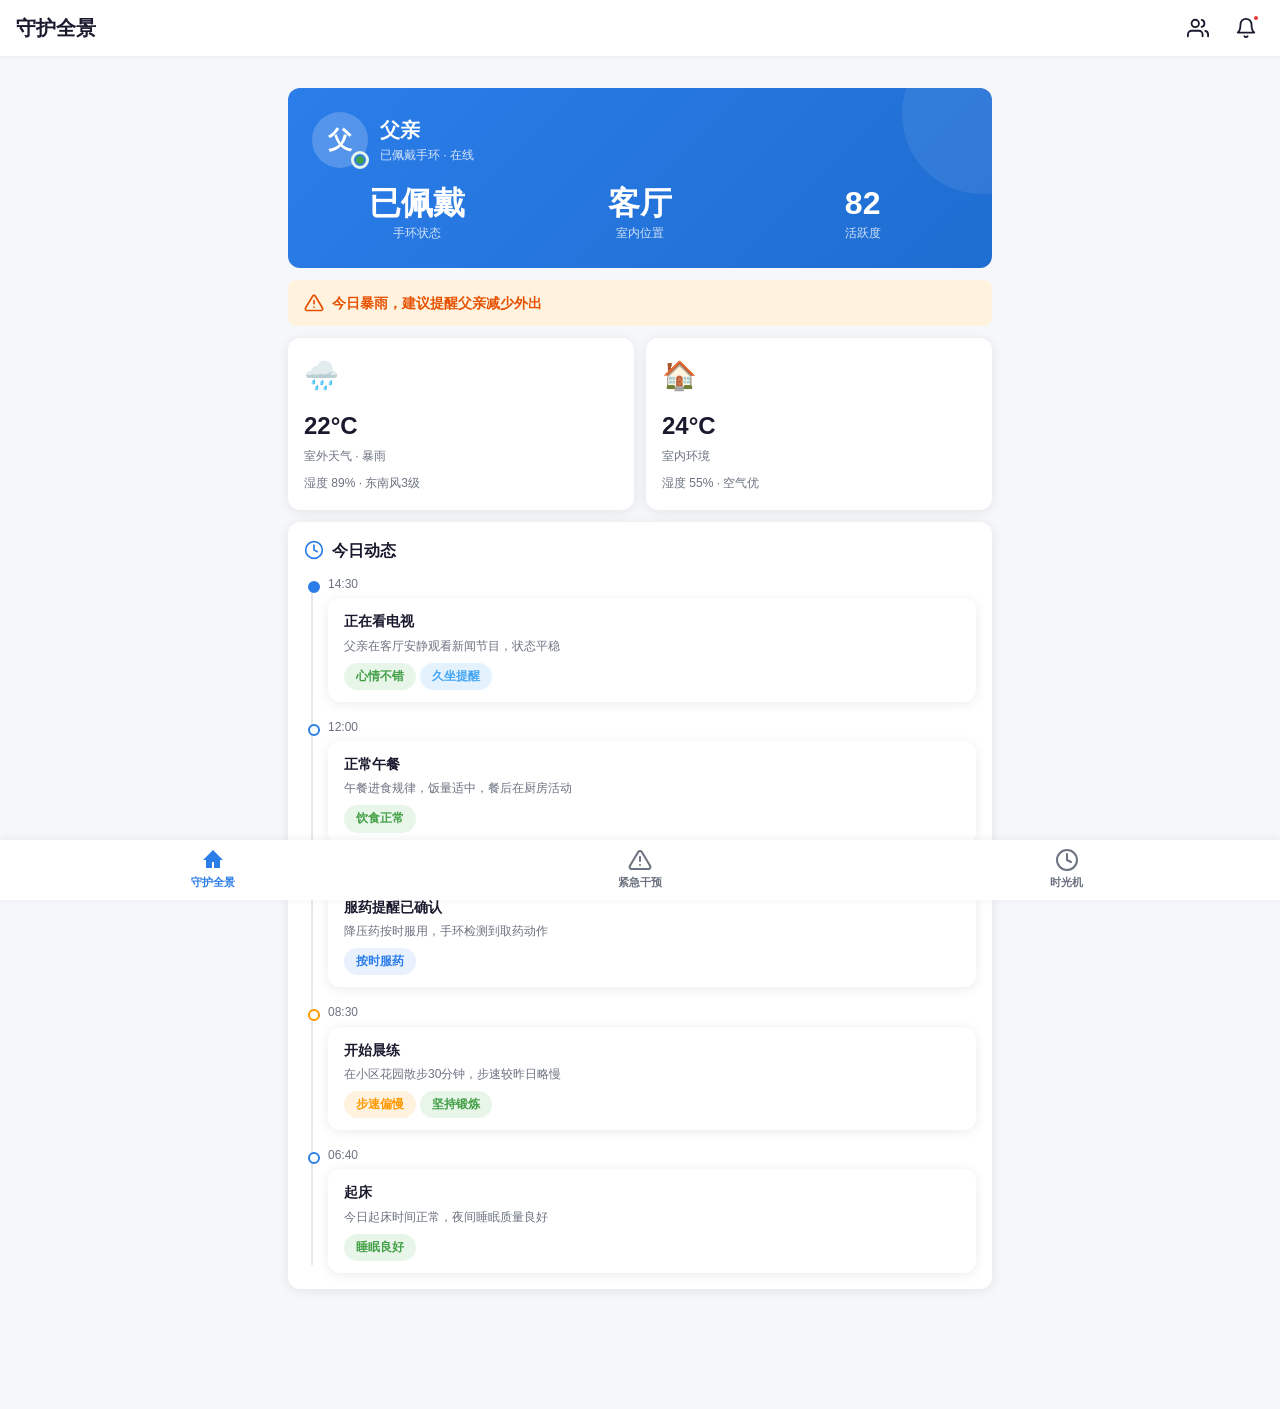
<file: front_demo/index.html>
<!DOCTYPE html>
<html lang="zh-CN">
<head>
  <meta charset="UTF-8">
  <meta name="viewport" content="width=device-width, initial-scale=1.0">
  <title>守护全景 - EdgeFallSys</title>
  <link rel="stylesheet" href="css/style.css">
  <style>
    /* ===== 状态胶囊 ===== */
    .status-capsule {
      background: linear-gradient(135deg, #2B7DE9 0%, #1E6DD1 100%);
      border-radius: var(--radius-card);
      padding: var(--space-xl);
      color: var(--color-text-white);
      margin-bottom: var(--space-md);
      position: relative;
      overflow: hidden;
    }

    .status-capsule::after {
      content: "";
      position: absolute;
      top: -30%;
      right: -10%;
      width: 160px;
      height: 160px;
      background: rgba(255, 255, 255, 0.08);
      border-radius: 50%;
    }

    .status-capsule__header {
      display: flex;
      align-items: center;
      gap: var(--space-md);
      margin-bottom: var(--space-lg);
    }

    .status-capsule__avatar {
      width: 56px;
      height: 56px;
      border-radius: 50%;
      background: rgba(255, 255, 255, 0.2);
      display: flex;
      align-items: center;
      justify-content: center;
      font-size: 24px;
      font-weight: var(--weight-bold);
      flex-shrink: 0;
      position: relative;
    }

    .status-capsule__avatar .status-dot {
      position: absolute;
      bottom: 2px;
      right: 2px;
      width: 12px;
      height: 12px;
      border: 2px solid #2B7DE9;
    }

    .status-capsule__name {
      font-size: var(--font-title);
      font-weight: var(--weight-bold);
    }

    .status-capsule__relation {
      font-size: var(--font-caption);
      opacity: 0.8;
    }

    .status-capsule__grid {
      display: grid;
      grid-template-columns: 1fr 1fr 1fr;
      gap: var(--space-md);
    }

    .status-capsule__item {
      text-align: center;
    }

    .status-capsule__value {
      font-size: var(--font-hero);
      font-weight: var(--weight-bold);
      line-height: 1.2;
    }

    .status-capsule__label {
      font-size: var(--font-caption);
      opacity: 0.8;
      margin-top: 2px;
    }

    /* ===== 环境看板 ===== */
    .env-board {
      display: grid;
      grid-template-columns: 1fr 1fr;
      gap: var(--space-md);
      margin-bottom: var(--space-md);
    }

    .env-card {
      background: var(--color-card);
      border-radius: var(--radius-card);
      padding: var(--space-lg);
      box-shadow: var(--shadow-card);
    }

    .env-card__icon {
      font-size: 28px;
      margin-bottom: var(--space-sm);
    }

    .env-card__value {
      font-size: var(--font-title-lg);
      font-weight: var(--weight-bold);
      color: var(--color-text);
    }

    .env-card__label {
      font-size: var(--font-caption);
      color: var(--color-text-secondary);
      margin-top: 2px;
    }

    .env-card__detail {
      font-size: var(--font-caption);
      color: var(--color-text-secondary);
      margin-top: var(--space-sm);
    }

    /* ===== 动态时间轴 ===== */
    .timeline {
      position: relative;
      padding-left: 24px;
    }

    .timeline::before {
      content: "";
      position: absolute;
      left: 7px;
      top: 8px;
      bottom: 8px;
      width: 2px;
      background: var(--color-border);
    }

    .timeline__item {
      position: relative;
      padding-bottom: var(--space-lg);
      animation: slideUp 0.4s ease-out;
    }

    .timeline__item:last-child {
      padding-bottom: 0;
    }

    .timeline__dot {
      position: absolute;
      left: -20px;
      top: 6px;
      width: 12px;
      height: 12px;
      border-radius: 50%;
      border: 2px solid var(--color-primary);
      background: var(--color-card);
      z-index: 1;
    }

    .timeline__dot--active {
      background: var(--color-primary);
    }

    .timeline__dot--warning {
      border-color: var(--color-warning);
    }

    .timeline__dot--danger {
      border-color: var(--color-danger);
    }

    .timeline__time {
      font-size: var(--font-caption);
      color: var(--color-text-secondary);
      margin-bottom: 4px;
    }

    .timeline__content {
      background: var(--color-card);
      border-radius: var(--radius-card);
      padding: var(--space-md) var(--space-lg);
      box-shadow: var(--shadow-card);
    }

    .timeline__event {
      font-size: var(--font-body);
      font-weight: var(--weight-semibold);
      color: var(--color-text);
      margin-bottom: 4px;
    }

    .timeline__desc {
      font-size: var(--font-caption);
      color: var(--color-text-secondary);
      line-height: 1.5;
    }

    .timeline__tags {
      display: flex;
      gap: var(--space-xs);
      margin-top: var(--space-sm);
      flex-wrap: wrap;
    }

    /* ===== 离家模式提示 ===== */
    .outdoor-mode {
      display: none;
      background: var(--color-info-light);
      border-radius: var(--radius-card);
      padding: var(--space-lg);
      margin-bottom: var(--space-md);
      align-items: center;
      gap: var(--space-md);
    }

    .outdoor-mode.active {
      display: flex;
    }

    .outdoor-mode__icon {
      width: 40px;
      height: 40px;
      background: var(--color-info);
      border-radius: 50%;
      display: flex;
      align-items: center;
      justify-content: center;
      flex-shrink: 0;
    }

    .outdoor-mode__icon svg {
      width: 20px;
      height: 20px;
      color: white;
    }

    .outdoor-mode__text {
      flex: 1;
    }

    .outdoor-mode__title {
      font-size: var(--font-body);
      font-weight: var(--weight-semibold);
      color: #1565C0;
    }

    .outdoor-mode__desc {
      font-size: var(--font-caption);
      color: var(--color-text-secondary);
      margin-top: 2px;
    }
  </style>
</head>
<body>

  <!-- 顶部导航栏 -->
  <header class="header">
    <h1 class="header__title">守护全景</h1>
    <div class="header__actions">
      <button class="header__btn" title="切换家庭成员">
        <svg viewBox="0 0 24 24" fill="none" stroke="currentColor" stroke-width="2" stroke-linecap="round" stroke-linejoin="round">
          <path d="M17 21v-2a4 4 0 0 0-4-4H5a4 4 0 0 0-4 4v2"/>
          <circle cx="9" cy="7" r="4"/>
          <path d="M23 21v-2a4 4 0 0 0-3-3.87"/>
          <path d="M16 3.13a4 4 0 0 1 0 7.75"/>
        </svg>
      </button>
      <button class="header__btn header__badge" title="通知">
        <svg viewBox="0 0 24 24" fill="none" stroke="currentColor" stroke-width="2" stroke-linecap="round" stroke-linejoin="round">
          <path d="M18 8A6 6 0 0 0 6 8c0 7-3 9-3 9h18s-3-2-3-9"/>
          <path d="M13.73 21a2 2 0 0 1-3.46 0"/>
        </svg>
      </button>
    </div>
  </header>

  <main class="page">

    <!-- 状态胶囊 -->
    <section class="status-capsule animate-slide-up">
      <div class="status-capsule__header">
        <div class="status-capsule__avatar">
          父
          <span class="status-dot status-dot--online"></span>
        </div>
        <div>
          <div class="status-capsule__name">父亲</div>
          <div class="status-capsule__relation">已佩戴手环 · 在线</div>
        </div>
      </div>
      <div class="status-capsule__grid">
        <div class="status-capsule__item">
          <div class="status-capsule__value">已佩戴</div>
          <div class="status-capsule__label">手环状态</div>
        </div>
        <div class="status-capsule__item">
          <div class="status-capsule__value">客厅</div>
          <div class="status-capsule__label">室内位置</div>
        </div>
        <div class="status-capsule__item">
          <div class="status-capsule__value">82</div>
          <div class="status-capsule__label">活跃度</div>
        </div>
      </div>
    </section>

    <!-- 恶劣天气提醒 -->
    <div class="alert-banner alert-banner--warning animate-slide-up">
      <svg viewBox="0 0 24 24" fill="none" stroke="currentColor" stroke-width="2" stroke-linecap="round" stroke-linejoin="round">
        <path d="M10.29 3.86L1.82 18a2 2 0 0 0 1.71 3h16.94a2 2 0 0 0 1.71-3L13.71 3.86a2 2 0 0 0-3.42 0z"/>
        <line x1="12" y1="9" x2="12" y2="13"/>
        <line x1="12" y1="17" x2="12.01" y2="17"/>
      </svg>
      <span>今日暴雨，建议提醒父亲减少外出</span>
    </div>

    <!-- 离家模式（默认隐藏，断连时激活） -->
    <div class="outdoor-mode" id="outdoorMode">
      <div class="outdoor-mode__icon">
        <svg viewBox="0 0 24 24" fill="none" stroke="currentColor" stroke-width="2" stroke-linecap="round" stroke-linejoin="round">
          <polygon points="3 11 22 2 13 21 11 13 3 11"/>
        </svg>
      </div>
      <div class="outdoor-mode__text">
        <div class="outdoor-mode__title">离家模式已开启</div>
        <div class="outdoor-mode__desc">手环与网关断连，已切换至户外定位追踪</div>
      </div>
      <button class="btn btn--outline" style="border-color:#1565C0;color:#1565C0;padding:6px 12px;font-size:12px;">查看轨迹</button>
    </div>

    <!-- 环境看板 -->
    <section class="env-board animate-slide-up">
      <div class="env-card">
        <div class="env-card__icon">🌧️</div>
        <div class="env-card__value">22°C</div>
        <div class="env-card__label">室外天气 · 暴雨</div>
        <div class="env-card__detail">湿度 89% · 东南风3级</div>
      </div>
      <div class="env-card">
        <div class="env-card__icon">🏠</div>
        <div class="env-card__value">24°C</div>
        <div class="env-card__label">室内环境</div>
        <div class="env-card__detail">湿度 55% · 空气优</div>
      </div>
    </section>

    <!-- 动态时间轴 -->
    <section class="card animate-slide-up">
      <div class="card__title">
        <svg viewBox="0 0 24 24" fill="none" stroke="var(--color-primary)" stroke-width="2" stroke-linecap="round" stroke-linejoin="round">
          <circle cx="12" cy="12" r="10"/>
          <polyline points="12 6 12 12 16 14"/>
        </svg>
        今日动态
      </div>

      <div class="timeline">
        <div class="timeline__item">
          <div class="timeline__dot timeline__dot--active"></div>
          <div class="timeline__time">14:30</div>
          <div class="timeline__content">
            <div class="timeline__event">正在看电视</div>
            <div class="timeline__desc">父亲在客厅安静观看新闻节目，状态平稳</div>
            <div class="timeline__tags">
              <span class="pill pill--success">心情不错</span>
              <span class="pill pill--info">久坐提醒</span>
            </div>
          </div>
        </div>

        <div class="timeline__item">
          <div class="timeline__dot"></div>
          <div class="timeline__time">12:00</div>
          <div class="timeline__content">
            <div class="timeline__event">正常午餐</div>
            <div class="timeline__desc">午餐进食规律，饭量适中，餐后在厨房活动</div>
            <div class="timeline__tags">
              <span class="pill pill--success">饮食正常</span>
            </div>
          </div>
        </div>

        <div class="timeline__item">
          <div class="timeline__dot"></div>
          <div class="timeline__time">10:15</div>
          <div class="timeline__content">
            <div class="timeline__event">服药提醒已确认</div>
            <div class="timeline__desc">降压药按时服用，手环检测到取药动作</div>
            <div class="timeline__tags">
              <span class="pill pill--primary">按时服药</span>
            </div>
          </div>
        </div>

        <div class="timeline__item">
          <div class="timeline__dot timeline__dot--warning"></div>
          <div class="timeline__time">08:30</div>
          <div class="timeline__content">
            <div class="timeline__event">开始晨练</div>
            <div class="timeline__desc">在小区花园散步30分钟，步速较昨日略慢</div>
            <div class="timeline__tags">
              <span class="pill pill--warning">步速偏慢</span>
              <span class="pill pill--success">坚持锻炼</span>
            </div>
          </div>
        </div>

        <div class="timeline__item">
          <div class="timeline__dot"></div>
          <div class="timeline__time">06:40</div>
          <div class="timeline__content">
            <div class="timeline__event">起床</div>
            <div class="timeline__desc">今日起床时间正常，夜间睡眠质量良好</div>
            <div class="timeline__tags">
              <span class="pill pill--success">睡眠良好</span>
            </div>
          </div>
        </div>
      </div>
    </section>

  </main>

  <!-- 底部Tab导航 -->
  <nav class="tab-bar">
    <a href="index.html" class="tab-bar__item tab-bar__item--active">
      <svg viewBox="0 0 24 24" fill="currentColor">
        <path d="M12 2L2 12h3v8h6v-6h2v6h6v-8h3L12 2z"/>
      </svg>
      <span class="tab-bar__label">守护全景</span>
    </a>
    <a href="emergency.html" class="tab-bar__item">
      <svg viewBox="0 0 24 24" fill="none" stroke="currentColor" stroke-width="2" stroke-linecap="round" stroke-linejoin="round">
        <path d="M10.29 3.86L1.82 18a2 2 0 0 0 1.71 3h16.94a2 2 0 0 0 1.71-3L13.71 3.86a2 2 0 0 0-3.42 0z"/>
        <line x1="12" y1="9" x2="12" y2="13"/>
        <line x1="12" y1="17" x2="12.01" y2="17"/>
      </svg>
      <span class="tab-bar__label">紧急干预</span>
    </a>
    <a href="timemachine.html" class="tab-bar__item">
      <svg viewBox="0 0 24 24" fill="none" stroke="currentColor" stroke-width="2" stroke-linecap="round" stroke-linejoin="round">
        <circle cx="12" cy="12" r="10"/>
        <polyline points="12 6 12 12 16 14"/>
      </svg>
      <span class="tab-bar__label">时光机</span>
    </a>
  </nav>

  <script src="js/main.js"></script>
</body>
</html>
</file>
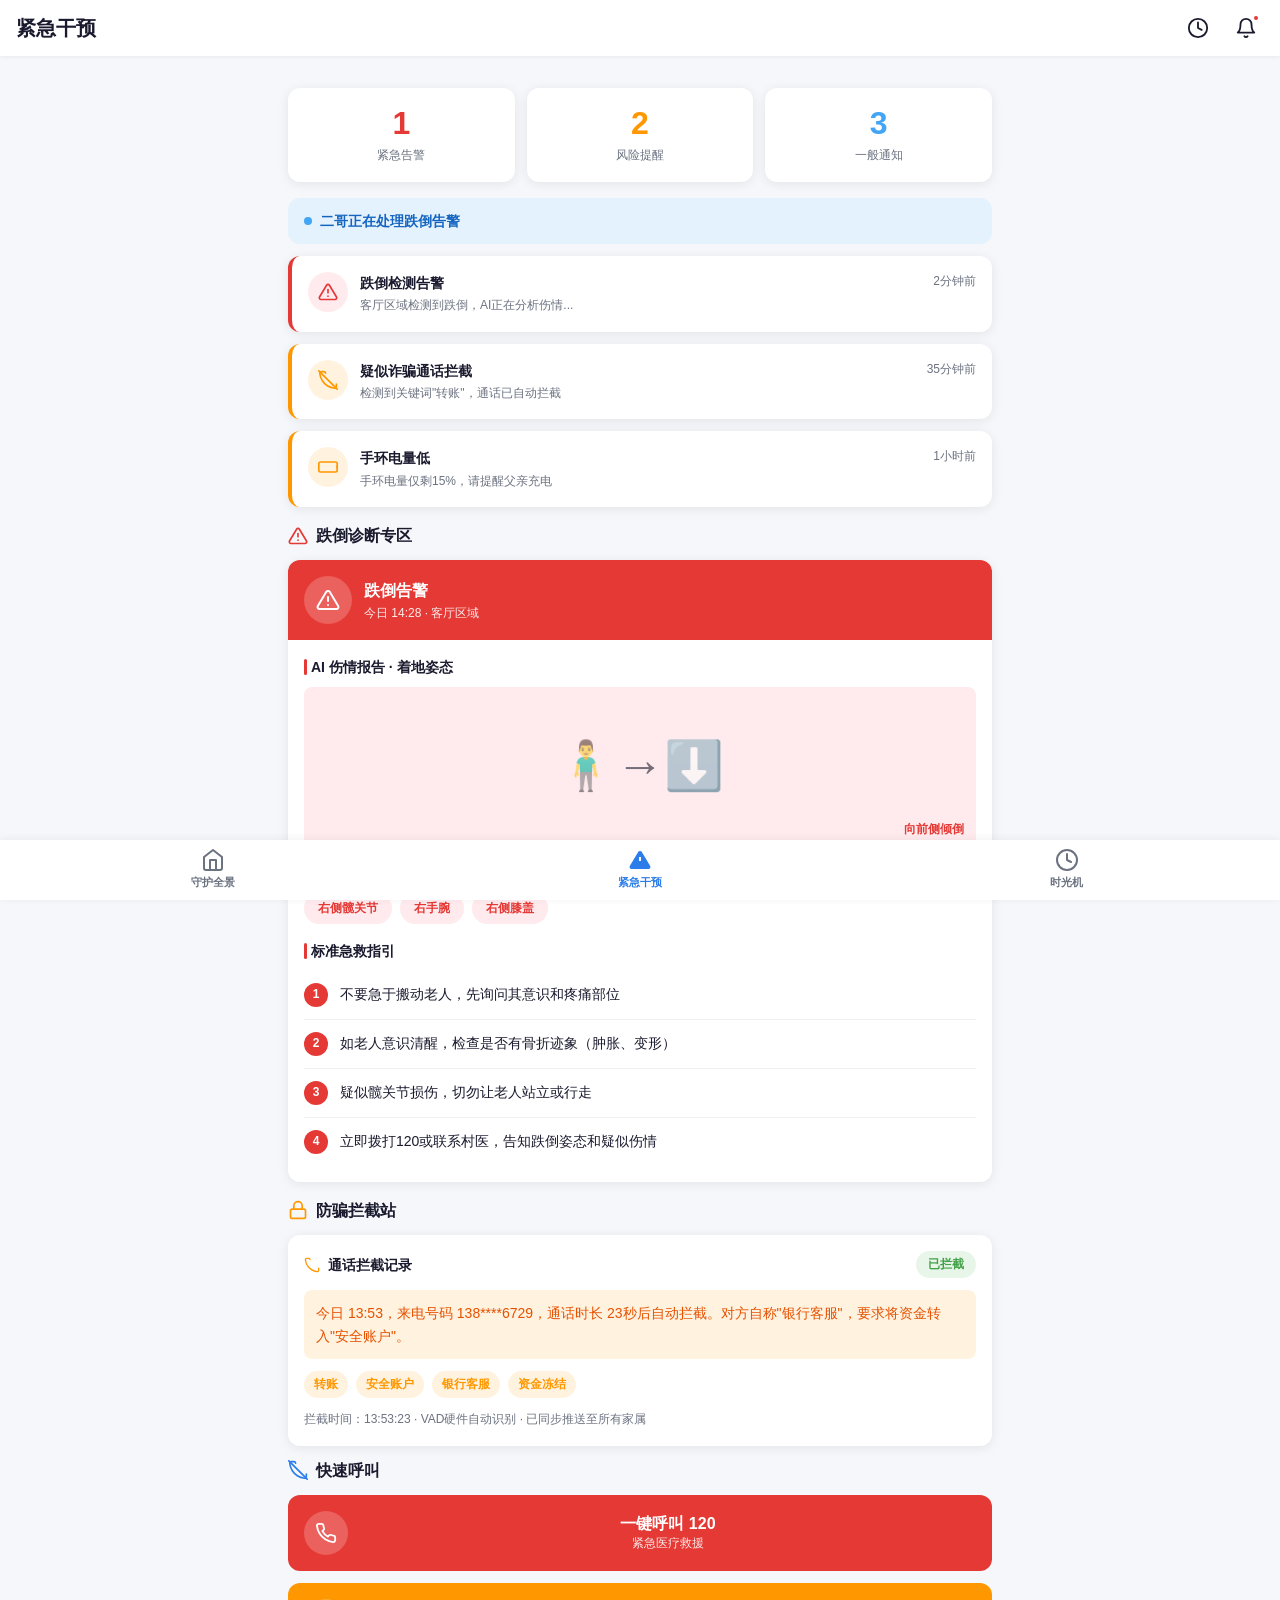
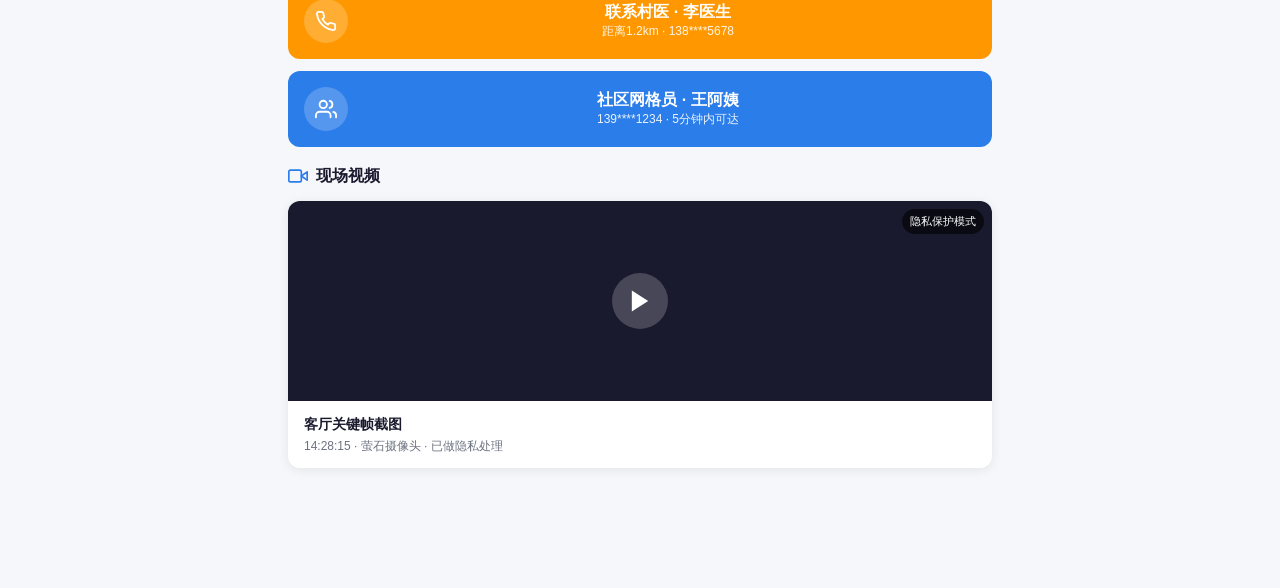
<file: front_demo/emergency.html>
<!DOCTYPE html>
<html lang="zh-CN">
<head>
  <meta charset="UTF-8">
  <meta name="viewport" content="width=device-width, initial-scale=1.0">
  <title>紧急干预 - EdgeFallSys</title>
  <link rel="stylesheet" href="css/style.css">
  <style>
    /* ===== 预警概览 ===== */
    .alert-stats {
      display: grid;
      grid-template-columns: 1fr 1fr 1fr;
      gap: var(--space-md);
      margin-bottom: var(--space-lg);
    }

    .alert-stat {
      background: var(--color-card);
      border-radius: var(--radius-card);
      padding: var(--space-lg);
      text-align: center;
      box-shadow: var(--shadow-card);
    }

    .alert-stat__value {
      font-size: var(--font-hero);
      font-weight: var(--weight-bold);
      line-height: 1.2;
    }

    .alert-stat__value--danger { color: var(--color-danger); }
    .alert-stat__value--warning { color: var(--color-warning); }
    .alert-stat__value--info { color: var(--color-info); }

    .alert-stat__label {
      font-size: var(--font-caption);
      color: var(--color-text-secondary);
      margin-top: 4px;
    }

    /* ===== 告警列表 ===== */
    .alert-list {
      margin-bottom: var(--space-lg);
    }

    .alert-item {
      background: var(--color-card);
      border-radius: var(--radius-card);
      padding: var(--space-lg);
      box-shadow: var(--shadow-card);
      margin-bottom: var(--space-md);
      display: flex;
      align-items: flex-start;
      gap: var(--space-md);
      cursor: pointer;
      transition: all 0.2s;
      border-left: 4px solid transparent;
    }

    .alert-item:hover {
      box-shadow: var(--shadow-card-hover);
    }

    .alert-item--danger {
      border-left-color: var(--color-danger);
    }

    .alert-item--warning {
      border-left-color: var(--color-warning);
    }

    .alert-item--info {
      border-left-color: var(--color-info);
    }

    .alert-item__icon {
      width: 40px;
      height: 40px;
      border-radius: 50%;
      display: flex;
      align-items: center;
      justify-content: center;
      flex-shrink: 0;
      font-size: 18px;
    }

    .alert-item--danger .alert-item__icon {
      background: var(--color-danger-light);
    }

    .alert-item--warning .alert-item__icon {
      background: var(--color-warning-light);
    }

    .alert-item--info .alert-item__icon {
      background: var(--color-info-light);
    }

    .alert-item__body {
      flex: 1;
      min-width: 0;
    }

    .alert-item__title {
      font-size: var(--font-body);
      font-weight: var(--weight-semibold);
      color: var(--color-text);
      margin-bottom: 2px;
    }

    .alert-item__desc {
      font-size: var(--font-caption);
      color: var(--color-text-secondary);
    }

    .alert-item__time {
      font-size: var(--font-caption);
      color: var(--color-text-secondary);
      white-space: nowrap;
      flex-shrink: 0;
    }

    /* ===== 跌倒诊断专区 ===== */
    .fall-diagnosis {
      margin-bottom: var(--space-lg);
    }

    .fall-diagnosis__card {
      background: var(--color-card);
      border-radius: var(--radius-card);
      overflow: hidden;
      box-shadow: var(--shadow-card);
    }

    .fall-diagnosis__header {
      background: var(--color-danger);
      color: var(--color-text-white);
      padding: var(--space-lg);
      display: flex;
      align-items: center;
      gap: var(--space-md);
    }

    .fall-diagnosis__header-icon {
      width: 48px;
      height: 48px;
      background: rgba(255, 255, 255, 0.2);
      border-radius: 50%;
      display: flex;
      align-items: center;
      justify-content: center;
      animation: pulse-danger 1.5s infinite;
    }

    .fall-diagnosis__header-icon svg {
      width: 24px;
      height: 24px;
    }

    .fall-diagnosis__header-title {
      font-size: var(--font-title-sm);
      font-weight: var(--weight-bold);
    }

    .fall-diagnosis__header-subtitle {
      font-size: var(--font-caption);
      opacity: 0.9;
    }

    .fall-diagnosis__body {
      padding: var(--space-lg);
    }

    .fall-diagnosis__section {
      margin-bottom: var(--space-lg);
    }

    .fall-diagnosis__section:last-child {
      margin-bottom: 0;
    }

    .fall-diagnosis__section-title {
      font-size: var(--font-body);
      font-weight: var(--weight-semibold);
      color: var(--color-text);
      margin-bottom: var(--space-sm);
      display: flex;
      align-items: center;
      gap: var(--space-xs);
    }

    .fall-diagnosis__section-title::before {
      content: "";
      width: 3px;
      height: 16px;
      background: var(--color-danger);
      border-radius: 2px;
    }

    /* 姿态示意图 */
    .fall-posture {
      width: 100%;
      height: 160px;
      background: var(--color-danger-light);
      border-radius: var(--radius-btn);
      display: flex;
      align-items: center;
      justify-content: center;
      margin-bottom: var(--space-md);
      position: relative;
    }

    .fall-posture__figure {
      font-size: 48px;
      opacity: 0.6;
    }

    .fall-posture__label {
      position: absolute;
      bottom: var(--space-sm);
      right: var(--space-md);
      font-size: var(--font-caption);
      color: var(--color-danger);
      font-weight: var(--weight-semibold);
    }

    /* 损伤部位标签 */
    .injury-tags {
      display: flex;
      flex-wrap: wrap;
      gap: var(--space-sm);
    }

    .injury-tag {
      padding: 6px 14px;
      background: var(--color-danger-light);
      color: var(--color-danger);
      border-radius: var(--radius-pill);
      font-size: var(--font-caption);
      font-weight: var(--weight-semibold);
    }

    /* 急救指引步骤 */
    .first-aid-steps {
      counter-reset: step;
    }

    .first-aid-step {
      display: flex;
      gap: var(--space-md);
      padding: var(--space-md) 0;
      border-bottom: 1px solid var(--color-divider);
    }

    .first-aid-step:last-child {
      border-bottom: none;
    }

    .first-aid-step__num {
      width: 24px;
      height: 24px;
      background: var(--color-danger);
      color: var(--color-text-white);
      border-radius: 50%;
      display: flex;
      align-items: center;
      justify-content: center;
      font-size: var(--font-caption);
      font-weight: var(--weight-bold);
      flex-shrink: 0;
    }

    .first-aid-step__text {
      font-size: var(--font-body);
      color: var(--color-text);
      line-height: 1.6;
    }

    /* ===== 防骗拦截站 ===== */
    .scam-card {
      background: var(--color-card);
      border-radius: var(--radius-card);
      padding: var(--space-lg);
      box-shadow: var(--shadow-card);
      margin-bottom: var(--space-md);
    }

    .scam-card__header {
      display: flex;
      align-items: center;
      justify-content: space-between;
      margin-bottom: var(--space-md);
    }

    .scam-card__title {
      font-size: var(--font-body);
      font-weight: var(--weight-semibold);
      display: flex;
      align-items: center;
      gap: var(--space-sm);
    }

    .scam-summary {
      background: var(--color-warning-light);
      border-radius: var(--radius-btn);
      padding: var(--space-md);
      margin-bottom: var(--space-md);
      font-size: var(--font-body);
      color: #E65100;
      line-height: 1.6;
    }

    .scam-keywords {
      display: flex;
      flex-wrap: wrap;
      gap: var(--space-sm);
      margin-bottom: var(--space-md);
    }

    .scam-keyword {
      padding: 4px 10px;
      background: var(--color-warning-light);
      color: var(--color-warning);
      border-radius: var(--radius-pill);
      font-size: var(--font-caption);
      font-weight: var(--weight-semibold);
    }

    /* ===== 三级梯度呼叫 ===== */
    .call-buttons {
      display: flex;
      flex-direction: column;
      gap: var(--space-md);
      margin-bottom: var(--space-lg);
    }

    .call-btn {
      display: flex;
      align-items: center;
      gap: var(--space-md);
      padding: var(--space-lg);
      border-radius: var(--radius-card);
      font-size: var(--font-title-sm);
      font-weight: var(--weight-bold);
      transition: all 0.2s;
      cursor: pointer;
    }

    .call-btn:active {
      transform: scale(0.96);
    }

    .call-btn--120 {
      background: var(--color-danger);
      color: var(--color-text-white);
    }

    .call-btn--doctor {
      background: var(--color-warning);
      color: var(--color-text-white);
    }

    .call-btn--community {
      background: var(--color-primary);
      color: var(--color-text-white);
    }

    .call-btn__icon {
      width: 44px;
      height: 44px;
      background: rgba(255, 255, 255, 0.2);
      border-radius: 50%;
      display: flex;
      align-items: center;
      justify-content: center;
      flex-shrink: 0;
    }

    .call-btn__icon svg {
      width: 22px;
      height: 22px;
    }

    .call-btn__info {
      flex: 1;
    }

    .call-btn__label {
      font-size: var(--font-caption);
      opacity: 0.9;
      font-weight: var(--weight-regular);
    }

    /* ===== 多模态视频窗 ===== */
    .video-card {
      background: var(--color-card);
      border-radius: var(--radius-card);
      overflow: hidden;
      box-shadow: var(--shadow-card);
      margin-bottom: var(--space-md);
    }

    .video-card__preview {
      width: 100%;
      height: 200px;
      background: #1A1A2E;
      display: flex;
      align-items: center;
      justify-content: center;
      position: relative;
      cursor: pointer;
    }

    .video-card__play {
      width: 56px;
      height: 56px;
      background: rgba(255, 255, 255, 0.2);
      border-radius: 50%;
      display: flex;
      align-items: center;
      justify-content: center;
      backdrop-filter: blur(4px);
      transition: transform 0.2s;
    }

    .video-card__play:hover {
      transform: scale(1.1);
    }

    .video-card__play svg {
      width: 28px;
      height: 28px;
      fill: white;
    }

    .video-card__badge {
      position: absolute;
      top: var(--space-sm);
      right: var(--space-sm);
      background: rgba(0, 0, 0, 0.6);
      color: white;
      padding: 4px 8px;
      border-radius: var(--radius-pill);
      font-size: 11px;
    }

    .video-card__info {
      padding: var(--space-md) var(--space-lg);
    }

    .video-card__title {
      font-size: var(--font-body);
      font-weight: var(--weight-semibold);
    }

    .video-card__meta {
      font-size: var(--font-caption);
      color: var(--color-text-secondary);
      margin-top: 2px;
    }

    /* ===== 处理状态 ===== */
    .handling-status {
      background: var(--color-info-light);
      border-radius: var(--radius-card);
      padding: var(--space-md) var(--space-lg);
      display: flex;
      align-items: center;
      gap: var(--space-sm);
      margin-bottom: var(--space-md);
    }

    .handling-status__dot {
      width: 8px;
      height: 8px;
      background: var(--color-info);
      border-radius: 50%;
      animation: blink 1s infinite;
    }

    .handling-status__text {
      font-size: var(--font-body);
      color: #1565C0;
      font-weight: var(--weight-semibold);
    }

    /* ===== 全屏预警 ===== */
    .emergency-overlay__title {
      font-size: 28px;
      font-weight: var(--weight-bold);
      text-align: center;
      margin-bottom: var(--space-sm);
    }

    .emergency-overlay__subtitle {
      font-size: var(--font-body);
      text-align: center;
      opacity: 0.9;
      margin-bottom: var(--space-xl);
    }

    .emergency-overlay__section {
      background: rgba(255, 255, 255, 0.15);
      border-radius: var(--radius-card);
      padding: var(--space-lg);
      margin-bottom: var(--space-md);
    }

    .emergency-overlay__section-title {
      font-size: var(--font-body);
      font-weight: var(--weight-bold);
      margin-bottom: var(--space-sm);
    }

    .emergency-overlay__close {
      position: absolute;
      top: var(--space-lg);
      right: var(--space-lg);
      width: 36px;
      height: 36px;
      background: rgba(255, 255, 255, 0.2);
      border-radius: 50%;
      display: flex;
      align-items: center;
      justify-content: center;
      cursor: pointer;
    }

    .emergency-overlay__close svg {
      width: 20px;
      height: 20px;
    }
  </style>
</head>
<body>

  <!-- 顶部导航栏 -->
  <header class="header">
    <h1 class="header__title">紧急干预</h1>
    <div class="header__actions">
      <button class="header__btn" title="历史记录">
        <svg viewBox="0 0 24 24" fill="none" stroke="currentColor" stroke-width="2" stroke-linecap="round" stroke-linejoin="round">
          <circle cx="12" cy="12" r="10"/>
          <polyline points="12 6 12 12 16 14"/>
        </svg>
      </button>
      <button class="header__btn header__badge" title="通知">
        <svg viewBox="0 0 24 24" fill="none" stroke="currentColor" stroke-width="2" stroke-linecap="round" stroke-linejoin="round">
          <path d="M18 8A6 6 0 0 0 6 8c0 7-3 9-3 9h18s-3-2-3-9"/>
          <path d="M13.73 21a2 2 0 0 1-3.46 0"/>
        </svg>
      </button>
    </div>
  </header>

  <main class="page">

    <!-- 预警统计 -->
    <section class="alert-stats animate-slide-up">
      <div class="alert-stat">
        <div class="alert-stat__value alert-stat__value--danger">1</div>
        <div class="alert-stat__label">紧急告警</div>
      </div>
      <div class="alert-stat">
        <div class="alert-stat__value alert-stat__value--warning">2</div>
        <div class="alert-stat__label">风险提醒</div>
      </div>
      <div class="alert-stat">
        <div class="alert-stat__value alert-stat__value--info">3</div>
        <div class="alert-stat__label">一般通知</div>
      </div>
    </section>

    <!-- 家庭共享处理状态 -->
    <div class="handling-status animate-slide-up">
      <span class="handling-status__dot"></span>
      <span class="handling-status__text">二哥正在处理跌倒告警</span>
    </div>

    <!-- 告警列表 -->
    <section class="alert-list animate-slide-up">
      <div class="alert-item alert-item--danger" onclick="showEmergencyOverlay()">
        <div class="alert-item__icon">
          <svg viewBox="0 0 24 24" fill="none" stroke="#E53935" stroke-width="2" width="20" height="20" stroke-linecap="round" stroke-linejoin="round">
            <path d="M10.29 3.86L1.82 18a2 2 0 0 0 1.71 3h16.94a2 2 0 0 0 1.71-3L13.71 3.86a2 2 0 0 0-3.42 0z"/>
            <line x1="12" y1="9" x2="12" y2="13"/>
            <line x1="12" y1="17" x2="12.01" y2="17"/>
          </svg>
        </div>
        <div class="alert-item__body">
          <div class="alert-item__title">跌倒检测告警</div>
          <div class="alert-item__desc">客厅区域检测到跌倒，AI正在分析伤情...</div>
        </div>
        <div class="alert-item__time">2分钟前</div>
      </div>

      <div class="alert-item alert-item--warning">
        <div class="alert-item__icon">
          <svg viewBox="0 0 24 24" fill="none" stroke="#FF9800" stroke-width="2" width="20" height="20" stroke-linecap="round" stroke-linejoin="round">
            <path d="M22 16.92v3a2 2 0 0 1-2.18 2 19.79 19.79 0 0 1-8.63-3.07 19.5 19.5 0 0 1-6-6 19.79 19.79 0 0 1-3.07-8.67A2 2 0 0 1 4.11 2h3a2 2 0 0 1 2 1.72"/>
            <line x1="1" y1="1" x2="23" y2="23"/>
          </svg>
        </div>
        <div class="alert-item__body">
          <div class="alert-item__title">疑似诈骗通话拦截</div>
          <div class="alert-item__desc">检测到关键词"转账"，通话已自动拦截</div>
        </div>
        <div class="alert-item__time">35分钟前</div>
      </div>

      <div class="alert-item alert-item--warning">
        <div class="alert-item__icon">
          <svg viewBox="0 0 24 24" fill="none" stroke="#FF9800" stroke-width="2" width="20" height="20" stroke-linecap="round" stroke-linejoin="round">
            <rect x="1" y="6" width="22" height="12" rx="2" ry="2"/>
            <line x1="23" y1="13" x2="23" y2="11"/>
          </svg>
        </div>
        <div class="alert-item__body">
          <div class="alert-item__title">手环电量低</div>
          <div class="alert-item__desc">手环电量仅剩15%，请提醒父亲充电</div>
        </div>
        <div class="alert-item__time">1小时前</div>
      </div>
    </section>

    <!-- 跌倒诊断专区 -->
    <section class="fall-diagnosis animate-slide-up">
      <div class="card__title" style="margin-bottom: var(--space-md);">
        <svg viewBox="0 0 24 24" fill="none" stroke="var(--color-danger)" stroke-width="2" stroke-linecap="round" stroke-linejoin="round" width="20" height="20">
          <path d="M10.29 3.86L1.82 18a2 2 0 0 0 1.71 3h16.94a2 2 0 0 0 1.71-3L13.71 3.86a2 2 0 0 0-3.42 0z"/>
          <line x1="12" y1="9" x2="12" y2="13"/>
          <line x1="12" y1="17" x2="12.01" y2="17"/>
        </svg>
        跌倒诊断专区
      </div>

      <div class="fall-diagnosis__card">
        <div class="fall-diagnosis__header">
          <div class="fall-diagnosis__header-icon">
            <svg viewBox="0 0 24 24" fill="none" stroke="white" stroke-width="2" stroke-linecap="round" stroke-linejoin="round">
              <path d="M10.29 3.86L1.82 18a2 2 0 0 0 1.71 3h16.94a2 2 0 0 0 1.71-3L13.71 3.86a2 2 0 0 0-3.42 0z"/>
              <line x1="12" y1="9" x2="12" y2="13"/>
              <line x1="12" y1="17" x2="12.01" y2="17"/>
            </svg>
          </div>
          <div>
            <div class="fall-diagnosis__header-title">跌倒告警</div>
            <div class="fall-diagnosis__header-subtitle">今日 14:28 · 客厅区域</div>
          </div>
        </div>

        <div class="fall-diagnosis__body">
          <!-- 着地姿态 -->
          <div class="fall-diagnosis__section">
            <div class="fall-diagnosis__section-title">AI 伤情报告 · 着地姿态</div>
            <div class="fall-posture">
              <div class="fall-posture__figure">🧍‍♂️→⬇️</div>
              <div class="fall-posture__label">向前侧倾倒</div>
            </div>
          </div>

          <!-- 疑似损伤部位 -->
          <div class="fall-diagnosis__section">
            <div class="fall-diagnosis__section-title">疑似损伤部位</div>
            <div class="injury-tags">
              <span class="injury-tag">右侧髋关节</span>
              <span class="injury-tag">右手腕</span>
              <span class="injury-tag">右侧膝盖</span>
            </div>
          </div>

          <!-- 急救指引 -->
          <div class="fall-diagnosis__section">
            <div class="fall-diagnosis__section-title">标准急救指引</div>
            <div class="first-aid-steps">
              <div class="first-aid-step">
                <div class="first-aid-step__num">1</div>
                <div class="first-aid-step__text">不要急于搬动老人，先询问其意识和疼痛部位</div>
              </div>
              <div class="first-aid-step">
                <div class="first-aid-step__num">2</div>
                <div class="first-aid-step__text">如老人意识清醒，检查是否有骨折迹象（肿胀、变形）</div>
              </div>
              <div class="first-aid-step">
                <div class="first-aid-step__num">3</div>
                <div class="first-aid-step__text">疑似髋关节损伤，切勿让老人站立或行走</div>
              </div>
              <div class="first-aid-step">
                <div class="first-aid-step__num">4</div>
                <div class="first-aid-step__text">立即拨打120或联系村医，告知跌倒姿态和疑似伤情</div>
              </div>
            </div>
          </div>
        </div>
      </div>
    </section>

    <!-- 防骗拦截站 -->
    <section class="animate-slide-up">
      <div class="card__title" style="margin-bottom: var(--space-md);">
        <svg viewBox="0 0 24 24" fill="none" stroke="var(--color-warning)" stroke-width="2" stroke-linecap="round" stroke-linejoin="round" width="20" height="20">
          <rect x="3" y="11" width="18" height="11" rx="2" ry="2"/>
          <path d="M7 11V7a5 5 0 0 1 10 0v4"/>
        </svg>
        防骗拦截站
      </div>

      <div class="scam-card">
        <div class="scam-card__header">
          <div class="scam-card__title">
            <svg viewBox="0 0 24 24" fill="none" stroke="var(--color-warning)" stroke-width="2" width="16" height="16" stroke-linecap="round" stroke-linejoin="round">
              <path d="M22 16.92v3a2 2 0 0 1-2.18 2 19.79 19.79 0 0 1-8.63-3.07 19.5 19.5 0 0 1-6-6 19.79 19.79 0 0 1-3.07-8.67A2 2 0 0 1 4.11 2h3a2 2 0 0 1 2 1.72"/>
            </svg>
            通话拦截记录
          </div>
          <span class="pill pill--success">已拦截</span>
        </div>

        <div class="scam-summary">
          今日 13:53，来电号码 138****6729，通话时长 23秒后自动拦截。对方自称"银行客服"，要求将资金转入"安全账户"。
        </div>

        <div class="scam-keywords">
          <span class="scam-keyword">转账</span>
          <span class="scam-keyword">安全账户</span>
          <span class="scam-keyword">银行客服</span>
          <span class="scam-keyword">资金冻结</span>
        </div>

        <div class="text-sm text-secondary">
          拦截时间：13:53:23 · VAD硬件自动识别 · 已同步推送至所有家属
        </div>
      </div>
    </section>

    <!-- 三级梯度呼叫 -->
    <section class="animate-slide-up">
      <div class="card__title" style="margin-bottom: var(--space-md);">
        <svg viewBox="0 0 24 24" fill="none" stroke="var(--color-primary)" stroke-width="2" stroke-linecap="round" stroke-linejoin="round" width="20" height="20">
          <path d="M22 16.92v3a2 2 0 0 1-2.18 2 19.79 19.79 0 0 1-8.63-3.07 19.5 19.5 0 0 1-6-6 19.79 19.79 0 0 1-3.07-8.67A2 2 0 0 1 4.11 2h3a2 2 0 0 1 2 1.72"/>
          <path d="M1 1l22 22"/>
        </svg>
        快速呼叫
      </div>

      <div class="call-buttons">
        <button class="call-btn call-btn--120">
          <div class="call-btn__icon">
            <svg viewBox="0 0 24 24" fill="none" stroke="white" stroke-width="2" stroke-linecap="round" stroke-linejoin="round">
              <path d="M22 16.92v3a2 2 0 0 1-2.18 2 19.79 19.79 0 0 1-8.63-3.07 19.5 19.5 0 0 1-6-6 19.79 19.79 0 0 1-3.07-8.67A2 2 0 0 1 4.11 2h3a2 2 0 0 1 2 1.72c.127.96.362 1.903.7 2.81a2 2 0 0 1-.45 2.11L8.09 9.91a16 16 0 0 0 6 6l1.27-1.27a2 2 0 0 1 2.11-.45c.907.338 1.85.573 2.81.7A2 2 0 0 1 22 16.92z"/>
            </svg>
          </div>
          <div class="call-btn__info">
            一键呼叫 120
            <div class="call-btn__label">紧急医疗救援</div>
          </div>
        </button>

        <button class="call-btn call-btn--doctor">
          <div class="call-btn__icon">
            <svg viewBox="0 0 24 24" fill="none" stroke="white" stroke-width="2" stroke-linecap="round" stroke-linejoin="round">
              <path d="M22 16.92v3a2 2 0 0 1-2.18 2 19.79 19.79 0 0 1-8.63-3.07 19.5 19.5 0 0 1-6-6 19.79 19.79 0 0 1-3.07-8.67A2 2 0 0 1 4.11 2h3a2 2 0 0 1 2 1.72c.127.96.362 1.903.7 2.81a2 2 0 0 1-.45 2.11L8.09 9.91a16 16 0 0 0 6 6l1.27-1.27a2 2 0 0 1 2.11-.45c.907.338 1.85.573 2.81.7A2 2 0 0 1 22 16.92z"/>
            </svg>
          </div>
          <div class="call-btn__info">
            联系村医 · 李医生
            <div class="call-btn__label">距离1.2km · 138****5678</div>
          </div>
        </button>

        <button class="call-btn call-btn--community">
          <div class="call-btn__icon">
            <svg viewBox="0 0 24 24" fill="none" stroke="white" stroke-width="2" stroke-linecap="round" stroke-linejoin="round">
              <path d="M17 21v-2a4 4 0 0 0-4-4H5a4 4 0 0 0-4 4v2"/>
              <circle cx="9" cy="7" r="4"/>
              <path d="M23 21v-2a4 4 0 0 0-3-3.87"/>
              <path d="M16 3.13a4 4 0 0 1 0 7.75"/>
            </svg>
          </div>
          <div class="call-btn__info">
            社区网格员 · 王阿姨
            <div class="call-btn__label">139****1234 · 5分钟内可达</div>
          </div>
        </button>
      </div>
    </section>

    <!-- 多模态视频窗 -->
    <section class="animate-slide-up">
      <div class="card__title" style="margin-bottom: var(--space-md);">
        <svg viewBox="0 0 24 24" fill="none" stroke="var(--color-primary)" stroke-width="2" stroke-linecap="round" stroke-linejoin="round" width="20" height="20">
          <polygon points="23 7 16 12 23 17 23 7"/>
          <rect x="1" y="5" width="15" height="14" rx="2" ry="2"/>
        </svg>
        现场视频
      </div>

      <div class="video-card">
        <div class="video-card__preview">
          <div class="video-card__play">
            <svg viewBox="0 0 24 24"><polygon points="5 3 19 12 5 21 5 3"/></svg>
          </div>
          <div class="video-card__badge">隐私保护模式</div>
        </div>
        <div class="video-card__info">
          <div class="video-card__title">客厅关键帧截图</div>
          <div class="video-card__meta">14:28:15 · 萤石摄像头 · 已做隐私处理</div>
        </div>
      </div>
    </section>

  </main>

  <!-- 全屏红色预警（默认隐藏） -->
  <div class="emergency-overlay" id="emergencyOverlay">
    <div class="emergency-overlay__close" onclick="hideEmergencyOverlay()">
      <svg viewBox="0 0 24 24" fill="none" stroke="white" stroke-width="2" stroke-linecap="round" stroke-linejoin="round">
        <line x1="18" y1="6" x2="6" y2="18"/>
        <line x1="6" y1="6" x2="18" y2="18"/>
      </svg>
    </div>

    <div class="animate-pulse" style="text-align:center;margin-bottom:24px;">
      <svg viewBox="0 0 24 24" fill="none" stroke="white" stroke-width="2" width="64" height="64" stroke-linecap="round" stroke-linejoin="round">
        <path d="M10.29 3.86L1.82 18a2 2 0 0 0 1.71 3h16.94a2 2 0 0 0 1.71-3L13.71 3.86a2 2 0 0 0-3.42 0z"/>
        <line x1="12" y1="9" x2="12" y2="13"/>
        <line x1="12" y1="17" x2="12.01" y2="17"/>
      </svg>
    </div>

    <div class="emergency-overlay__title">跌倒告警</div>
    <div class="emergency-overlay__subtitle">客厅区域 · 今日 14:28</div>

    <div class="emergency-overlay__section">
      <div class="emergency-overlay__section-title">疑似损伤部位</div>
      <div style="display:flex;gap:8px;flex-wrap:wrap;">
        <span style="background:rgba(255,255,255,0.2);padding:4px 12px;border-radius:20px;font-size:13px;">右侧髋关节</span>
        <span style="background:rgba(255,255,255,0.2);padding:4px 12px;border-radius:20px;font-size:13px;">右手腕</span>
        <span style="background:rgba(255,255,255,0.2);padding:4px 12px;border-radius:20px;font-size:13px;">右侧膝盖</span>
      </div>
    </div>

    <div class="emergency-overlay__section">
      <div class="emergency-overlay__section-title">急救指引</div>
      <div style="font-size:14px;line-height:1.8;opacity:0.9;">
        1. 不要急于搬动老人<br>
        2. 检查意识和疼痛部位<br>
        3. 疑似髋关节损伤，切勿站立<br>
        4. 立即拨打120
      </div>
    </div>

    <div style="display:flex;flex-direction:column;gap:12px;margin-top:24px;">
      <button class="btn btn--danger btn--lg btn--block">
        <svg viewBox="0 0 24 24" fill="none" stroke="currentColor" stroke-width="2" width="20" height="20" stroke-linecap="round" stroke-linejoin="round">
          <path d="M22 16.92v3a2 2 0 0 1-2.18 2 19.79 19.79 0 0 1-8.63-3.07 19.5 19.5 0 0 1-6-6 19.79 19.79 0 0 1-3.07-8.67A2 2 0 0 1 4.11 2h3a2 2 0 0 1 2 1.72c.127.96.362 1.903.7 2.81a2 2 0 0 1-.45 2.11L8.09 9.91a16 16 0 0 0 6 6l1.27-1.27a2 2 0 0 1 2.11-.45c.907.338 1.85.573 2.81.7A2 2 0 0 1 22 16.92z"/>
        </svg>
        一键呼叫 120
      </button>
      <button class="btn btn--lg btn--block" style="background:rgba(255,255,255,0.2);color:white;">
        联系村医 · 李医生
      </button>
    </div>
  </div>

  <!-- 底部Tab导航 -->
  <nav class="tab-bar">
    <a href="index.html" class="tab-bar__item">
      <svg viewBox="0 0 24 24" fill="none" stroke="currentColor" stroke-width="2" stroke-linecap="round" stroke-linejoin="round">
        <path d="M3 9l9-7 9 7v11a2 2 0 0 1-2 2H5a2 2 0 0 1-2-2z"/>
        <polyline points="9 22 9 12 15 12 15 22"/>
      </svg>
      <span class="tab-bar__label">守护全景</span>
    </a>
    <a href="emergency.html" class="tab-bar__item tab-bar__item--active">
      <svg viewBox="0 0 24 24" fill="currentColor">
        <path d="M10.29 3.86L1.82 18a2 2 0 0 0 1.71 3h16.94a2 2 0 0 0 1.71-3L13.71 3.86a2 2 0 0 0-3.42 0z"/>
        <line x1="12" y1="9" x2="12" y2="13" stroke="white" stroke-width="2"/>
        <line x1="12" y1="17" x2="12.01" y2="17" stroke="white" stroke-width="2"/>
      </svg>
      <span class="tab-bar__label">紧急干预</span>
    </a>
    <a href="timemachine.html" class="tab-bar__item">
      <svg viewBox="0 0 24 24" fill="none" stroke="currentColor" stroke-width="2" stroke-linecap="round" stroke-linejoin="round">
        <circle cx="12" cy="12" r="10"/>
        <polyline points="12 6 12 12 16 14"/>
      </svg>
      <span class="tab-bar__label">时光机</span>
    </a>
  </nav>

  <script src="js/main.js"></script>
</body>
</html>
</file>
<file: front_demo/css/style.css>
/* ===== 设计令牌 (Design Tokens) ===== */
:root {
  /* 色彩 */
  --color-primary: #2B7DE9;
  --color-primary-light: #E8F1FD;
  --color-danger: #E53935;
  --color-danger-light: #FFEBEE;
  --color-warning: #FF9800;
  --color-warning-light: #FFF3E0;
  --color-success: #43A047;
  --color-success-light: #E8F5E9;
  --color-info: #42A5F5;
  --color-info-light: #E3F2FD;
  --color-bg: #F5F7FA;
  --color-card: #FFFFFF;
  --color-text: #1A1A2E;
  --color-text-secondary: #6B7280;
  --color-text-white: #FFFFFF;
  --color-border: #E5E7EB;
  --color-divider: #F0F0F0;

  /* 字号 */
  --font-hero: 32px;
  --font-title-lg: 24px;
  --font-title: 20px;
  --font-title-sm: 16px;
  --font-body: 14px;
  --font-caption: 12px;

  /* 字重 */
  --weight-bold: 700;
  --weight-semibold: 600;
  --weight-regular: 400;

  /* 圆角 */
  --radius-card: 12px;
  --radius-btn: 8px;
  --radius-pill: 20px;

  /* 阴影 */
  --shadow-card: 0 2px 12px rgba(0, 0, 0, 0.08);
  --shadow-card-hover: 0 4px 20px rgba(0, 0, 0, 0.12);

  /* 间距 */
  --space-xs: 4px;
  --space-sm: 8px;
  --space-md: 12px;
  --space-lg: 16px;
  --space-xl: 24px;
  --space-2xl: 32px;

  /* 底部导航高度 */
  --tab-height: 60px;
  --header-height: 56px;
}

/* ===== 重置样式 ===== */
*,
*::before,
*::after {
  margin: 0;
  padding: 0;
  box-sizing: border-box;
}

html {
  font-size: 16px;
  -webkit-text-size-adjust: 100%;
}

body {
  font-family: -apple-system, BlinkMacSystemFont, "Segoe UI", "PingFang SC",
    "Hiragino Sans GB", "Microsoft YaHei", "Helvetica Neue", Helvetica, Arial,
    sans-serif;
  background-color: var(--color-bg);
  color: var(--color-text);
  line-height: 1.6;
  min-height: 100vh;
  overflow-x: hidden;
  padding-bottom: calc(var(--tab-height) + 16px);
}

a {
  color: inherit;
  text-decoration: none;
}

img {
  max-width: 100%;
  display: block;
}

button {
  border: none;
  background: none;
  cursor: pointer;
  font-family: inherit;
  font-size: inherit;
  color: inherit;
  outline: none;
  -webkit-tap-highlight-color: transparent;
}

button:active {
  transform: scale(0.96);
}

ul, ol {
  list-style: none;
}

/* ===== 顶部导航栏 ===== */
.header {
  position: sticky;
  top: 0;
  z-index: 100;
  height: var(--header-height);
  background: var(--color-card);
  display: flex;
  align-items: center;
  justify-content: space-between;
  padding: 0 var(--space-lg);
  box-shadow: 0 1px 4px rgba(0, 0, 0, 0.06);
}

.header__title {
  font-size: var(--font-title);
  font-weight: var(--weight-bold);
  color: var(--color-text);
}

.header__actions {
  display: flex;
  align-items: center;
  gap: var(--space-md);
}

.header__btn {
  width: 36px;
  height: 36px;
  display: flex;
  align-items: center;
  justify-content: center;
  border-radius: 50%;
  transition: background 0.2s;
}

.header__btn:hover {
  background: var(--color-bg);
}

.header__btn svg {
  width: 22px;
  height: 22px;
}

/* 通知铃铛红点 */
.header__badge {
  position: relative;
}

.header__badge::after {
  content: "";
  position: absolute;
  top: 4px;
  right: 4px;
  width: 8px;
  height: 8px;
  background: var(--color-danger);
  border-radius: 50%;
  border: 2px solid var(--color-card);
}

/* ===== 页面容器 ===== */
.page {
  max-width: 768px;
  margin: 0 auto;
  padding: var(--space-lg);
}

/* ===== 卡片组件 ===== */
.card {
  background: var(--color-card);
  border-radius: var(--radius-card);
  padding: var(--space-lg);
  box-shadow: var(--shadow-card);
  margin-bottom: var(--space-md);
  transition: box-shadow 0.2s;
}

.card:hover {
  box-shadow: var(--shadow-card-hover);
}

.card__title {
  font-size: var(--font-title-sm);
  font-weight: var(--weight-semibold);
  color: var(--color-text);
  margin-bottom: var(--space-md);
  display: flex;
  align-items: center;
  gap: var(--space-sm);
}

.card__title svg {
  width: 20px;
  height: 20px;
  flex-shrink: 0;
}

/* ===== 胶囊标签 ===== */
.pill {
  display: inline-flex;
  align-items: center;
  gap: var(--space-xs);
  padding: 4px 12px;
  border-radius: var(--radius-pill);
  font-size: var(--font-caption);
  font-weight: var(--weight-semibold);
  white-space: nowrap;
}

.pill--success {
  background: var(--color-success-light);
  color: var(--color-success);
}

.pill--danger {
  background: var(--color-danger-light);
  color: var(--color-danger);
}

.pill--warning {
  background: var(--color-warning-light);
  color: var(--color-warning);
}

.pill--info {
  background: var(--color-info-light);
  color: var(--color-info);
}

.pill--primary {
  background: var(--color-primary-light);
  color: var(--color-primary);
}

/* ===== 状态指示点 ===== */
.status-dot {
  width: 10px;
  height: 10px;
  border-radius: 50%;
  display: inline-block;
  flex-shrink: 0;
}

.status-dot--online {
  background: var(--color-success);
  box-shadow: 0 0 0 3px var(--color-success-light);
}

.status-dot--offline {
  background: var(--color-danger);
  box-shadow: 0 0 0 3px var(--color-danger-light);
}

.status-dot--warning {
  background: var(--color-warning);
  box-shadow: 0 0 0 3px var(--color-warning-light);
}

/* ===== 按钮 ===== */
.btn {
  display: inline-flex;
  align-items: center;
  justify-content: center;
  gap: var(--space-sm);
  padding: 12px 24px;
  border-radius: var(--radius-btn);
  font-size: var(--font-body);
  font-weight: var(--weight-semibold);
  transition: all 0.2s;
  cursor: pointer;
}

.btn:active {
  transform: scale(0.96);
}

.btn--primary {
  background: var(--color-primary);
  color: var(--color-text-white);
}

.btn--primary:hover {
  background: #1E6DD1;
}

.btn--danger {
  background: var(--color-danger);
  color: var(--color-text-white);
}

.btn--danger:hover {
  background: #C62828;
}

.btn--warning {
  background: var(--color-warning);
  color: var(--color-text-white);
}

.btn--warning:hover {
  background: #F57C00;
}

.btn--success {
  background: var(--color-success);
  color: var(--color-text-white);
}

.btn--success:hover {
  background: #2E7D32;
}

.btn--outline {
  background: transparent;
  border: 1.5px solid var(--color-border);
  color: var(--color-text);
}

.btn--outline:hover {
  border-color: var(--color-primary);
  color: var(--color-primary);
}

.btn--block {
  width: 100%;
}

.btn--lg {
  padding: 16px 32px;
  font-size: var(--font-title-sm);
  border-radius: var(--radius-btn);
}

.btn svg {
  width: 20px;
  height: 20px;
}

/* ===== 底部Tab导航 ===== */
.tab-bar {
  position: fixed;
  bottom: 0;
  left: 0;
  right: 0;
  height: var(--tab-height);
  background: var(--color-card);
  display: flex;
  align-items: center;
  justify-content: space-around;
  box-shadow: 0 -1px 8px rgba(0, 0, 0, 0.06);
  z-index: 100;
}

.tab-bar__item {
  display: flex;
  flex-direction: column;
  align-items: center;
  gap: 2px;
  padding: 6px 0;
  flex: 1;
  color: var(--color-text-secondary);
  transition: color 0.2s;
  text-decoration: none;
}

.tab-bar__item--active {
  color: var(--color-primary);
}

.tab-bar__item svg {
  width: 24px;
  height: 24px;
}

.tab-bar__label {
  font-size: 11px;
  font-weight: var(--weight-semibold);
}

/* ===== 提醒横幅 ===== */
.alert-banner {
  display: flex;
  align-items: center;
  gap: var(--space-sm);
  padding: var(--space-md) var(--space-lg);
  border-radius: var(--radius-btn);
  margin-bottom: var(--space-md);
  font-size: var(--font-body);
  font-weight: var(--weight-semibold);
}

.alert-banner--warning {
  background: var(--color-warning-light);
  color: #E65100;
}

.alert-banner--danger {
  background: var(--color-danger-light);
  color: var(--color-danger);
}

.alert-banner--info {
  background: var(--color-info-light);
  color: #1565C0;
}

.alert-banner svg {
  width: 20px;
  height: 20px;
  flex-shrink: 0;
}

/* ===== 进度条 ===== */
.progress {
  width: 100%;
  height: 8px;
  background: var(--color-divider);
  border-radius: 4px;
  overflow: hidden;
}

.progress__bar {
  height: 100%;
  border-radius: 4px;
  transition: width 0.6s ease;
}

.progress__bar--primary {
  background: var(--color-primary);
}

.progress__bar--success {
  background: var(--color-success);
}

.progress__bar--warning {
  background: var(--color-warning);
}

.progress__bar--danger {
  background: var(--color-danger);
}

/* ===== 分割线 ===== */
.divider {
  height: 1px;
  background: var(--color-divider);
  margin: var(--space-lg) 0;
}

/* ===== 脉冲动画 ===== */
@keyframes pulse {
  0% { transform: scale(1); opacity: 1; }
  50% { transform: scale(1.05); opacity: 0.8; }
  100% { transform: scale(1); opacity: 1; }
}

@keyframes pulse-danger {
  0% { box-shadow: 0 0 0 0 rgba(229, 57, 53, 0.4); }
  70% { box-shadow: 0 0 0 16px rgba(229, 57, 53, 0); }
  100% { box-shadow: 0 0 0 0 rgba(229, 57, 53, 0); }
}

@keyframes blink {
  0%, 100% { opacity: 1; }
  50% { opacity: 0.4; }
}

@keyframes slideUp {
  from { transform: translateY(20px); opacity: 0; }
  to { transform: translateY(0); opacity: 1; }
}

.animate-pulse {
  animation: pulse 2s infinite;
}

.animate-pulse-danger {
  animation: pulse-danger 1.5s infinite;
}

.animate-blink {
  animation: blink 1s infinite;
}

.animate-slide-up {
  animation: slideUp 0.4s ease-out;
}

/* ===== 全屏预警模式 ===== */
.emergency-overlay {
  display: none;
  position: fixed;
  top: 0;
  left: 0;
  right: 0;
  bottom: 0;
  background: var(--color-danger);
  z-index: 200;
  padding: var(--space-xl);
  overflow-y: auto;
  color: var(--color-text-white);
}

.emergency-overlay.active {
  display: block;
  animation: slideUp 0.3s ease-out;
}

.emergency-overlay .btn--danger {
  background: var(--color-text-white);
  color: var(--color-danger);
}

.emergency-overlay .btn--danger:hover {
  background: #FFEBEE;
}

/* ===== 响应式 ===== */
@media (min-width: 768px) {
  .page {
    padding: var(--space-xl);
  }

  .grid-2 {
    display: grid;
    grid-template-columns: 1fr 1fr;
    gap: var(--space-md);
  }
}

@media (min-width: 1024px) {
  .page {
    padding: var(--space-2xl);
  }

  .grid-3 {
    display: grid;
    grid-template-columns: 1fr 1fr 1fr;
    gap: var(--space-md);
  }
}

/* ===== 工具类 ===== */
.text-center { text-align: center; }
.text-right { text-align: right; }
.text-primary { color: var(--color-primary); }
.text-danger { color: var(--color-danger); }
.text-success { color: var(--color-success); }
.text-warning { color: var(--color-warning); }
.text-secondary { color: var(--color-text-secondary); }
.text-sm { font-size: var(--font-caption); }
.text-lg { font-size: var(--font-title-sm); }
.text-xl { font-size: var(--font-title); }
.text-bold { font-weight: var(--weight-bold); }
.text-semibold { font-weight: var(--weight-semibold); }
.mt-sm { margin-top: var(--space-sm); }
.mt-md { margin-top: var(--space-md); }
.mt-lg { margin-top: var(--space-lg); }
.mb-sm { margin-bottom: var(--space-sm); }
.mb-md { margin-bottom: var(--space-md); }
.mb-lg { margin-bottom: var(--space-lg); }
.flex { display: flex; }
.flex-col { flex-direction: column; }
.items-center { align-items: center; }
.justify-between { justify-content: space-between; }
.gap-sm { gap: var(--space-sm); }
.gap-md { gap: var(--space-md); }
.gap-lg { gap: var(--space-lg); }
.flex-1 { flex: 1; }
</file>
